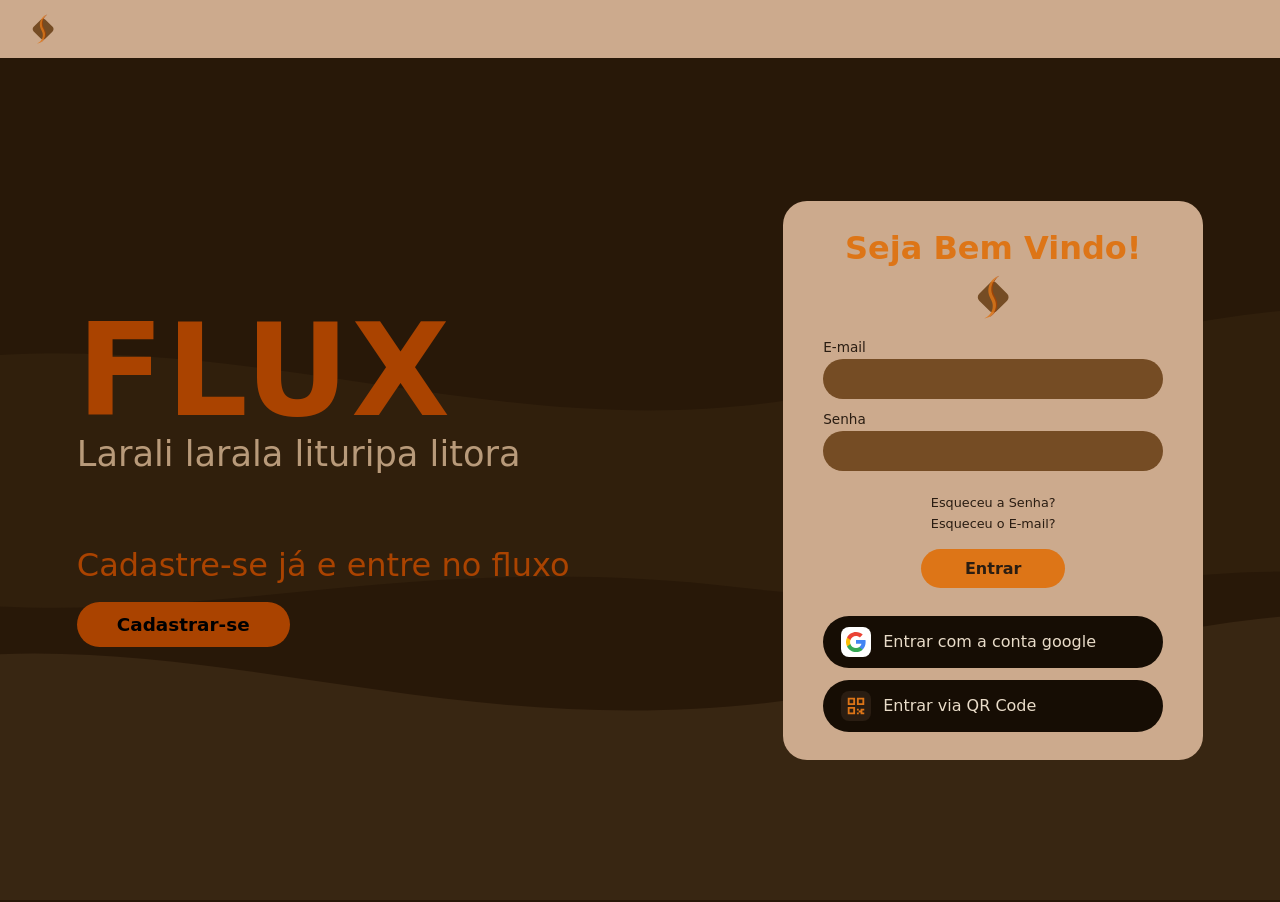
<file: index.html>
<!DOCTYPE html>
<html lang="pt-BR">
<head>
  <meta charset="UTF-8">
  <meta http-equiv="refresh" content="0; url=login.html">
  <title>Flux</title>
</head>
<body>
  <p>Redirecionando para <a href="login.html">login</a>...</p>
</body>
</html>
</file>
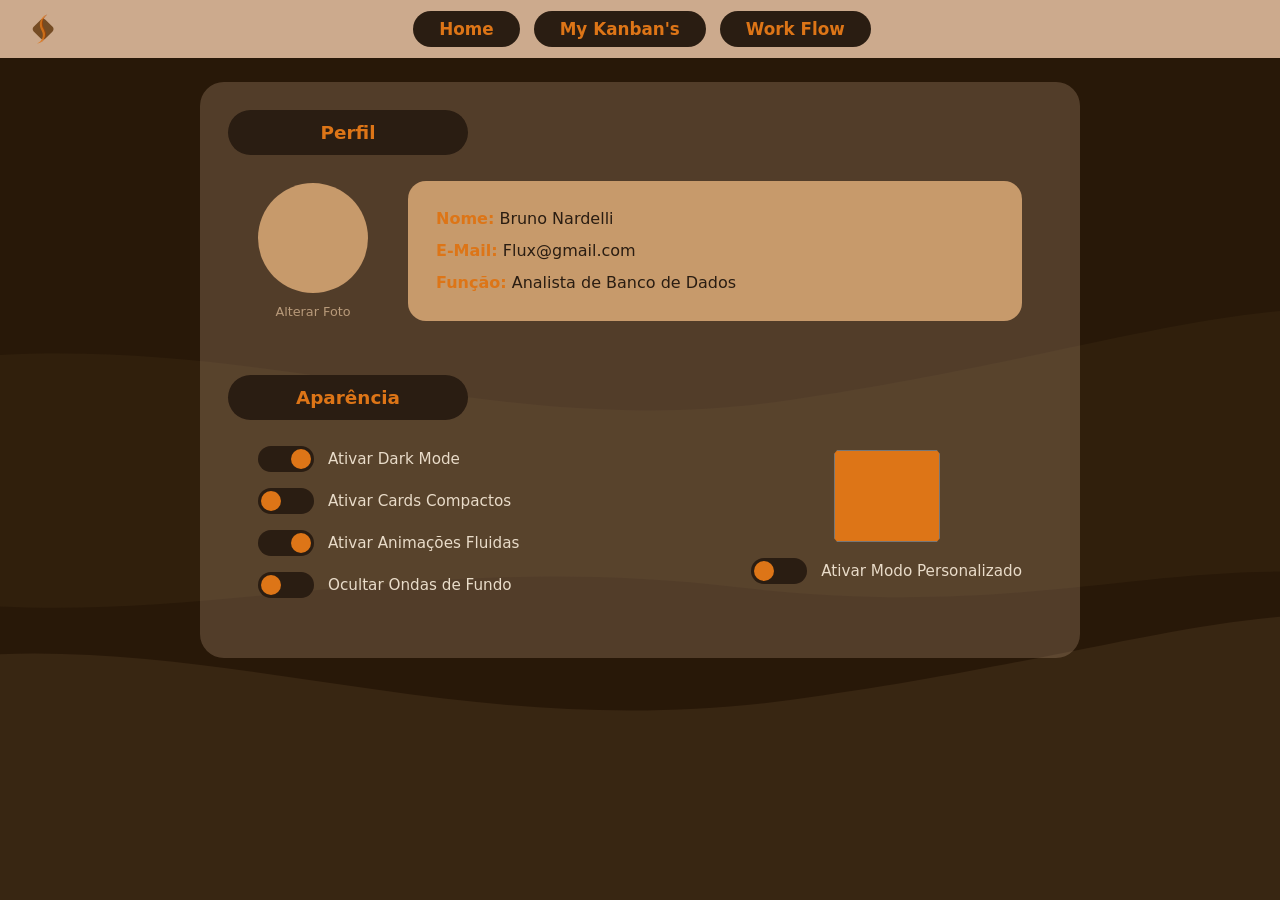
<file: config.html>
<!DOCTYPE html>
<html lang="pt-BR">
<head>
  <meta charset="UTF-8">
  <meta name="viewport" content="width=device-width, initial-scale=1.0">
  <title>Flux — Config</title>
  <link rel="icon" href="assets/logo.svg">
  <link rel="stylesheet" href="css/base.css">
  <link rel="stylesheet" href="css/config.css">
</head>
<body>
  <div class="waves" aria-hidden="true">
    <svg viewBox="0 0 1280 720" preserveAspectRatio="xMidYMid slice">
      <rect width="1280" height="720" fill="#281808"/>
      <path d="M0 300 C300 240 500 360 760 320 C1000 285 1120 230 1280 250 L1280 470 C1080 430 980 500 720 470 C420 435 260 520 0 470 Z" fill="#34230f" opacity="0.7"/>
      <path d="M0 540 C260 480 460 600 760 560 C1020 525 1140 470 1280 500 L1280 720 L0 720 Z" fill="#43301a" opacity="0.6"/>
    </svg>
  </div>

  <nav class="navbar">
    <img class="logo" src="assets/logo.svg" alt="Flux">
    <div class="nav-links">
      <a href="home.html">Home</a>
      <a href="kanban.html">My Kanban's</a>
      <a href="workflow.html">Work Flow</a>
    </div>
    <button class="hamburger" aria-label="Menu"><span></span><span></span><span></span></button>
  </nav>

  <main class="page center-wrap">
    <section class="panel config-panel">

      <span class="pill-title config-pill">Perfil</span>
      <div class="profile">
        <div class="avatar-block">
          <div class="avatar"></div>
          <span class="avatar-label">Alterar Foto</span>
        </div>
        <div class="profile-info">
          <p><strong>Nome:</strong> <span id="p-name"></span></p>
          <p><strong>E-Mail:</strong> <span id="p-email"></span></p>
          <p><strong>Função:</strong> <span id="p-role"></span></p>
        </div>
      </div>

      <span class="pill-title config-pill aparencia-pill">Aparência</span>
      <div class="appearance">
        <div class="toggle-list">
          <label class="toggle-row">
            <span class="switch"><input type="checkbox" id="t-dark" checked><span class="slider"></span></span>
            <span>Ativar Dark Mode</span>
          </label>
          <label class="toggle-row">
            <span class="switch"><input type="checkbox" id="t-compact"><span class="slider"></span></span>
            <span>Ativar Cards Compactos</span>
          </label>
          <label class="toggle-row">
            <span class="switch"><input type="checkbox" id="t-anim" checked><span class="slider"></span></span>
            <span>Ativar Animações Fluidas</span>
          </label>
          <label class="toggle-row">
            <span class="switch"><input type="checkbox" id="t-waves"><span class="slider"></span></span>
            <span>Ocultar Ondas de Fundo</span>
          </label>
        </div>

        <div class="custom-color">
          <input type="color" id="accent-picker" value="#dd7517">
          <label class="toggle-row centered">
            <span class="switch"><input type="checkbox" id="t-custom"><span class="slider"></span></span>
            <span>Ativar Modo Personalizado</span>
          </label>
        </div>
      </div>

    </section>
  </main>

  <script src="js/data.js"></script>
  <script src="js/store.js"></script>
  <script src="js/settings.js"></script>
  <script src="js/nav.js"></script>
  <script src="js/config.js"></script>
</body>
</html>
</file>
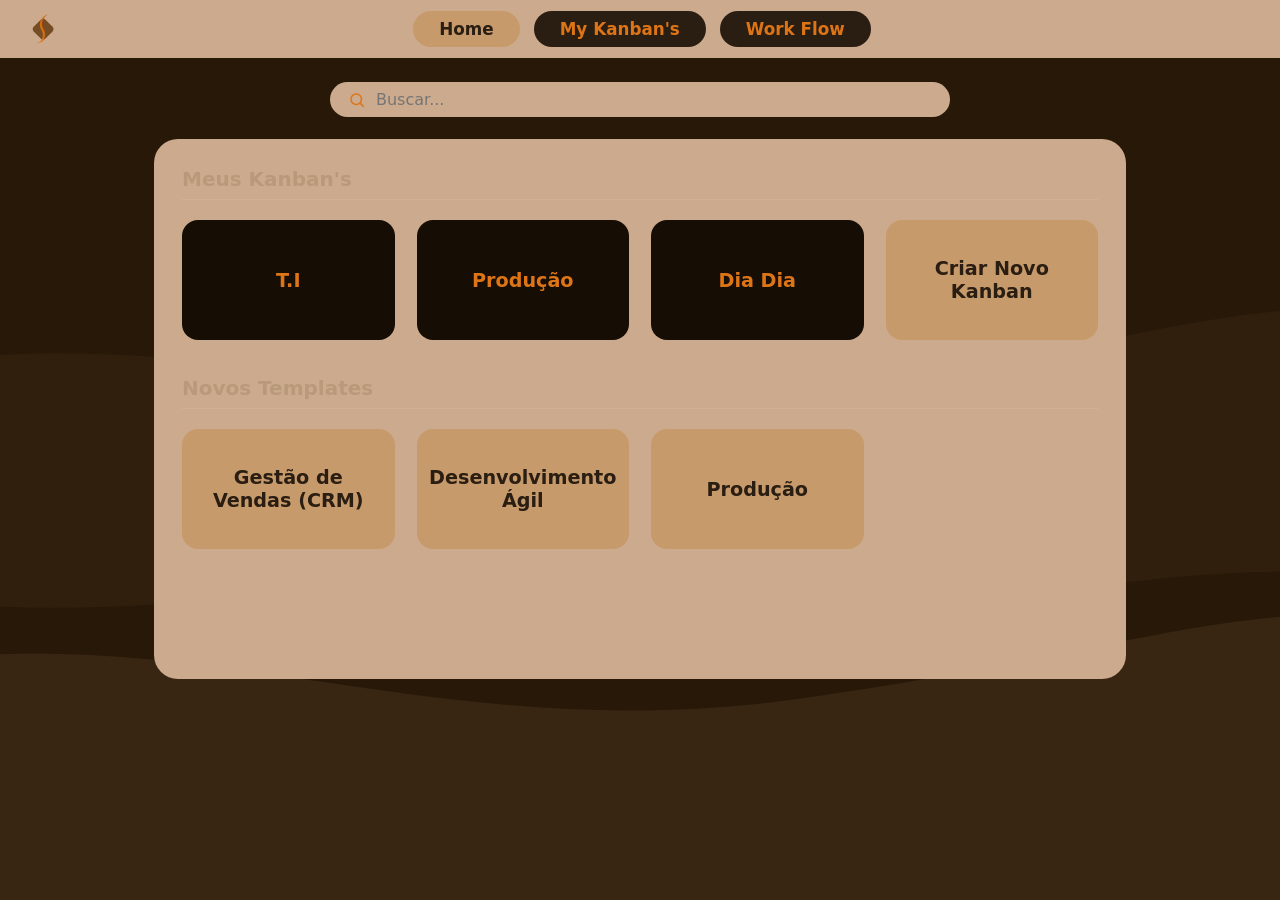
<file: home.html>
<!DOCTYPE html>
<html lang="pt-BR">
<head>
  <meta charset="UTF-8">
  <meta name="viewport" content="width=device-width, initial-scale=1.0">
  <title>Flux — Home</title>
  <link rel="icon" href="assets/logo.svg">
  <link rel="stylesheet" href="css/base.css">
  <link rel="stylesheet" href="css/home.css">
</head>
<body>
  <div class="waves" aria-hidden="true">
    <svg viewBox="0 0 1280 720" preserveAspectRatio="xMidYMid slice">
      <rect width="1280" height="720" fill="#281808"/>
      <path d="M0 300 C300 240 500 360 760 320 C1000 285 1120 230 1280 250 L1280 470 C1080 430 980 500 720 470 C420 435 260 520 0 470 Z" fill="#34230f" opacity="0.7"/>
      <path d="M0 540 C260 480 460 600 760 560 C1020 525 1140 470 1280 500 L1280 720 L0 720 Z" fill="#43301a" opacity="0.6"/>
    </svg>
  </div>

  <nav class="navbar">
    <img class="logo" src="assets/logo.svg" alt="Flux">
    <div class="nav-links">
      <a href="home.html">Home</a>
      <a href="kanban.html">My Kanban's</a>
      <a href="workflow.html">Work Flow</a>
    </div>
    <button class="hamburger" aria-label="Menu"><span></span><span></span><span></span></button>
  </nav>

  <main class="page center-wrap">
    <div class="search-bar">
      <span class="search-ico" aria-hidden="true">
        <svg viewBox="0 0 24 24" width="18" height="18" fill="none" stroke="#dd7517" stroke-width="2">
          <circle cx="11" cy="11" r="7"/><line x1="16.5" y1="16.5" x2="21" y2="21"/>
        </svg>
      </span>
      <input type="text" placeholder="Buscar...">
    </div>

    <section class="panel home-panel">
      <h2 class="section-title">Meus Kanban's</h2>
      <div class="card-grid" id="kanban-grid"></div>

      <h2 class="section-title templates-title">Novos Templates</h2>
      <div class="card-grid" id="template-grid"></div>
    </section>
  </main>

  <script src="js/data.js"></script>
  <script src="js/store.js"></script>
  <script src="js/settings.js"></script>
  <script src="js/nav.js"></script>
  <script src="js/home.js"></script>
</body>
</html>
</file>
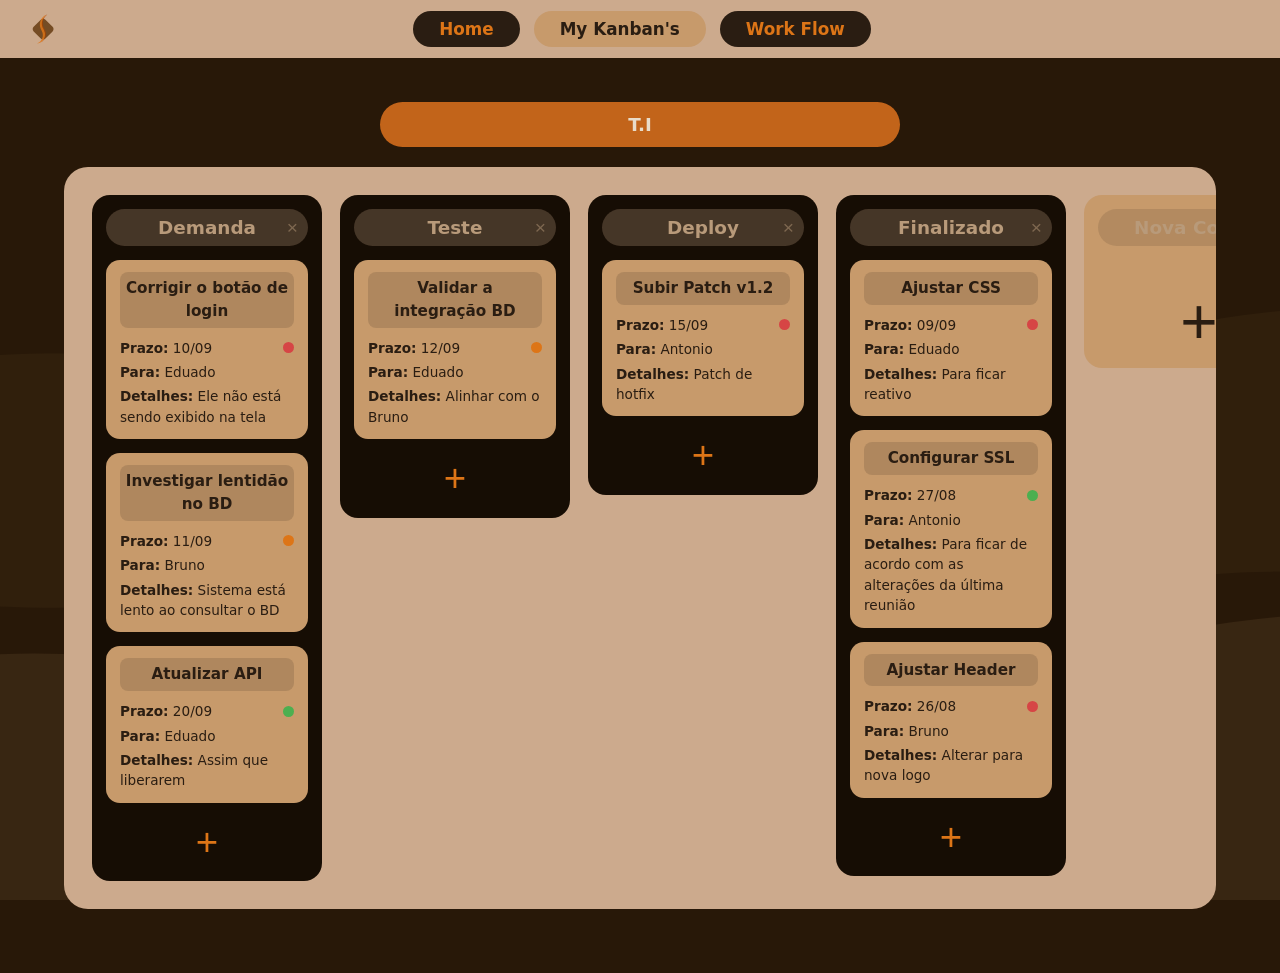
<file: kanban.html>
<!DOCTYPE html>
<html lang="pt-BR">
<head>
  <meta charset="UTF-8">
  <meta name="viewport" content="width=device-width, initial-scale=1.0">
  <title>Flux — My Kanban's</title>
  <link rel="icon" href="assets/logo.svg">
  <link rel="stylesheet" href="css/base.css">
  <link rel="stylesheet" href="css/kanban.css">
</head>
<body>
  <div class="waves" aria-hidden="true">
    <svg viewBox="0 0 1280 720" preserveAspectRatio="xMidYMid slice">
      <rect width="1280" height="720" fill="#281808"/>
      <path d="M0 300 C300 240 500 360 760 320 C1000 285 1120 230 1280 250 L1280 470 C1080 430 980 500 720 470 C420 435 260 520 0 470 Z" fill="#34230f" opacity="0.7"/>
      <path d="M0 540 C260 480 460 600 760 560 C1020 525 1140 470 1280 500 L1280 720 L0 720 Z" fill="#43301a" opacity="0.6"/>
    </svg>
  </div>

  <nav class="navbar">
    <img class="logo" src="assets/logo.svg" alt="Flux">
    <div class="nav-links">
      <a href="home.html">Home</a>
      <a href="kanban.html">My Kanban's</a>
      <a href="workflow.html">Work Flow</a>
    </div>
    <button class="hamburger" aria-label="Menu"><span></span><span></span><span></span></button>
  </nav>

  <main class="page">
    <span class="pill-title" id="board-name"></span>
    <section class="panel board" id="board"></section>
  </main>

  <script src="js/data.js"></script>
  <script src="js/store.js"></script>
  <script src="js/settings.js"></script>
  <script src="js/nav.js"></script>
  <script src="js/kanban.js"></script>
</body>
</html>
</file>
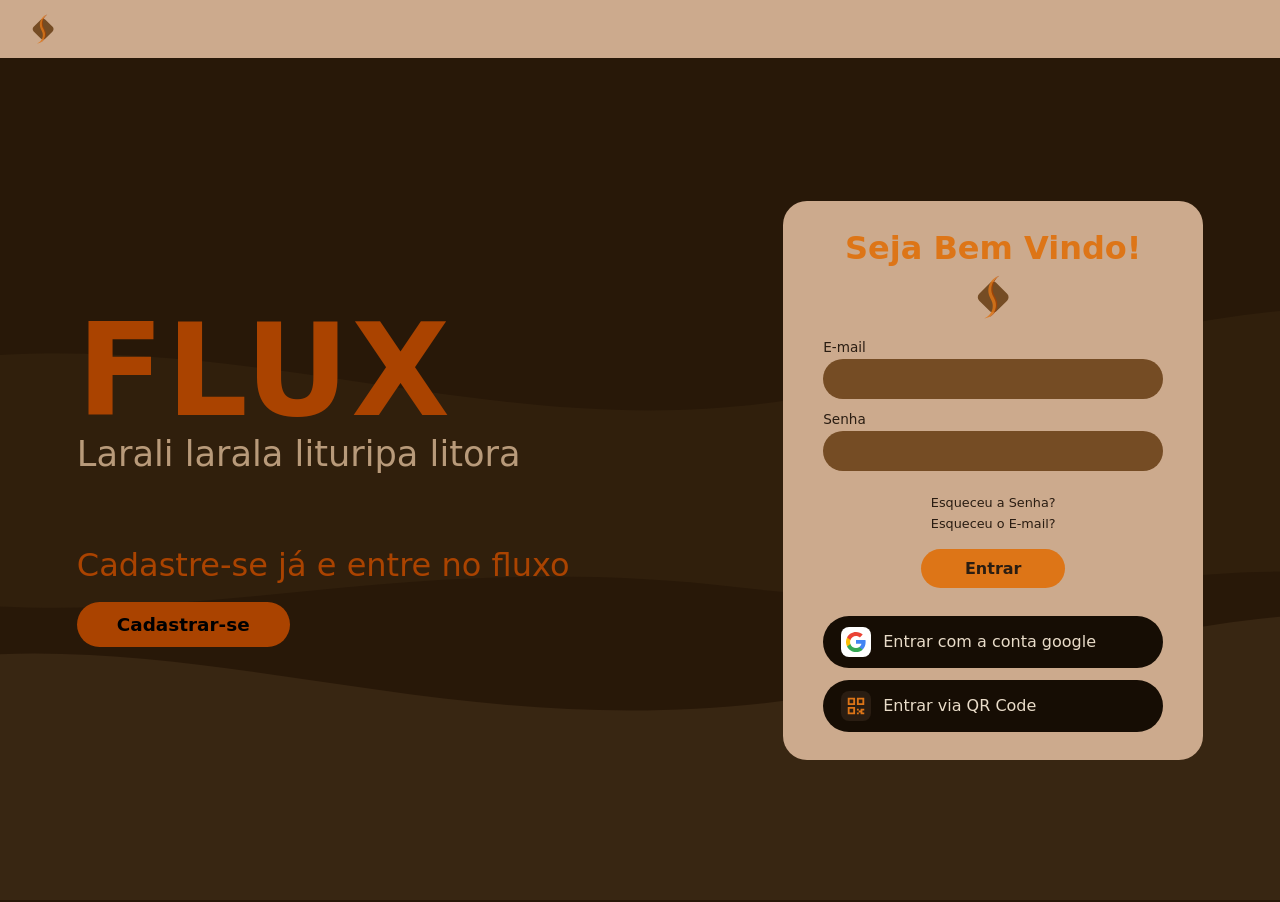
<file: login.html>
<!DOCTYPE html>
<html lang="pt-BR">
<head>
  <meta charset="UTF-8">
  <meta name="viewport" content="width=device-width, initial-scale=1.0">
  <title>Flux — Login</title>
  <link rel="icon" href="assets/logo.svg">
  <link rel="stylesheet" href="css/base.css">
  <link rel="stylesheet" href="css/login.css">
</head>
<body>
  <div class="waves" aria-hidden="true">
    <svg viewBox="0 0 1280 720" preserveAspectRatio="xMidYMid slice">
      <rect width="1280" height="720" fill="#281808"/>
      <path d="M0 300 C300 240 500 360 760 320 C1000 285 1120 230 1280 250 L1280 470 C1080 430 980 500 720 470 C420 435 260 520 0 470 Z" fill="#34230f" opacity="0.7"/>
      <path d="M0 540 C260 480 460 600 760 560 C1020 525 1140 470 1280 500 L1280 720 L0 720 Z" fill="#43301a" opacity="0.6"/>
    </svg>
  </div>

  <nav class="navbar">
    <img class="logo" src="assets/logo.svg" alt="Flux">
    <span class="nav-spacer"></span>
  </nav>

  <main class="login-layout">
    <section class="brand">
      <h1 class="brand-title">FLUX</h1>
      <p class="brand-sub">Larali larala lituripa litora</p>

      <div class="brand-cta">
        <p>Cadastre-se já e entre no fluxo</p>
        <button class="btn btn-cadastrar" type="button">Cadastrar-se</button>
      </div>
    </section>

    <section class="login-card">
      <h2>Seja Bem Vindo!</h2>
      <img class="card-logo" src="assets/logo.svg" alt="">

      <form onsubmit="event.preventDefault(); window.location.href='home.html';">
        <label for="email">E-mail</label>
        <input id="email" type="email" autocomplete="off">

        <label for="senha">Senha</label>
        <input id="senha" type="password" autocomplete="off">

        <div class="forgot">
          <a href="#">Esqueceu a Senha?</a>
          <a href="#">Esqueceu o E-mail?</a>
        </div>

        <button class="btn btn-primary entrar" type="submit">Entrar</button>
      </form>

      <button class="social-btn" type="button" onclick="window.location.href='home.html'">
        <span class="ico" aria-hidden="true">
          <svg viewBox="0 0 48 48" width="22" height="22">
            <path fill="#4285F4" d="M45 24c0-1.5-.1-3-.4-4.4H24v8.4h11.8c-.5 2.8-2 5.1-4.4 6.7v5.6h7.1C42.7 36.5 45 30.8 45 24z"/>
            <path fill="#34A853" d="M24 46c5.9 0 10.9-2 14.5-5.3l-7.1-5.6c-2 1.3-4.5 2.1-7.4 2.1-5.7 0-10.5-3.8-12.2-9H4.5v5.7C8.1 41.1 15.4 46 24 46z"/>
            <path fill="#FBBC05" d="M11.8 28.2c-.4-1.3-.7-2.7-.7-4.2s.3-2.9.7-4.2v-5.7H4.5C3 17.1 2.1 20.4 2.1 24s.9 6.9 2.4 9.9l7.3-5.7z"/>
            <path fill="#EA4335" d="M24 10.7c3.2 0 6.1 1.1 8.4 3.3l6.3-6.3C34.9 4.1 29.9 2 24 2 15.4 2 8.1 6.9 4.5 14.1l7.3 5.7c1.7-5.2 6.5-9.1 12.2-9.1z"/>
          </svg>
        </span>
        Entrar com a conta google
      </button>

      <button class="social-btn" type="button" onclick="window.location.href='home.html'">
        <span class="ico qr" aria-hidden="true">
          <svg viewBox="0 0 24 24" width="22" height="22" fill="#dd7517">
            <path d="M3 3h8v8H3V3zm2 2v4h4V5H5zm8-2h8v8h-8V3zm2 2v4h4V5h-4zM3 13h8v8H3v-8zm2 2v4h4v-4H5zm8 0h2v2h-2v-2zm4 0h4v2h-2v2h2v2h-4v-2h-2v-2h2v-2zm-4 4h2v2h-2v-2z"/>
          </svg>
        </span>
        Entrar via QR Code
      </button>
    </section>
  </main>

  <script src="js/data.js"></script>
  <script src="js/store.js"></script>
  <script src="js/settings.js"></script>
  <script src="js/nav.js"></script>
</body>
</html>
</file>
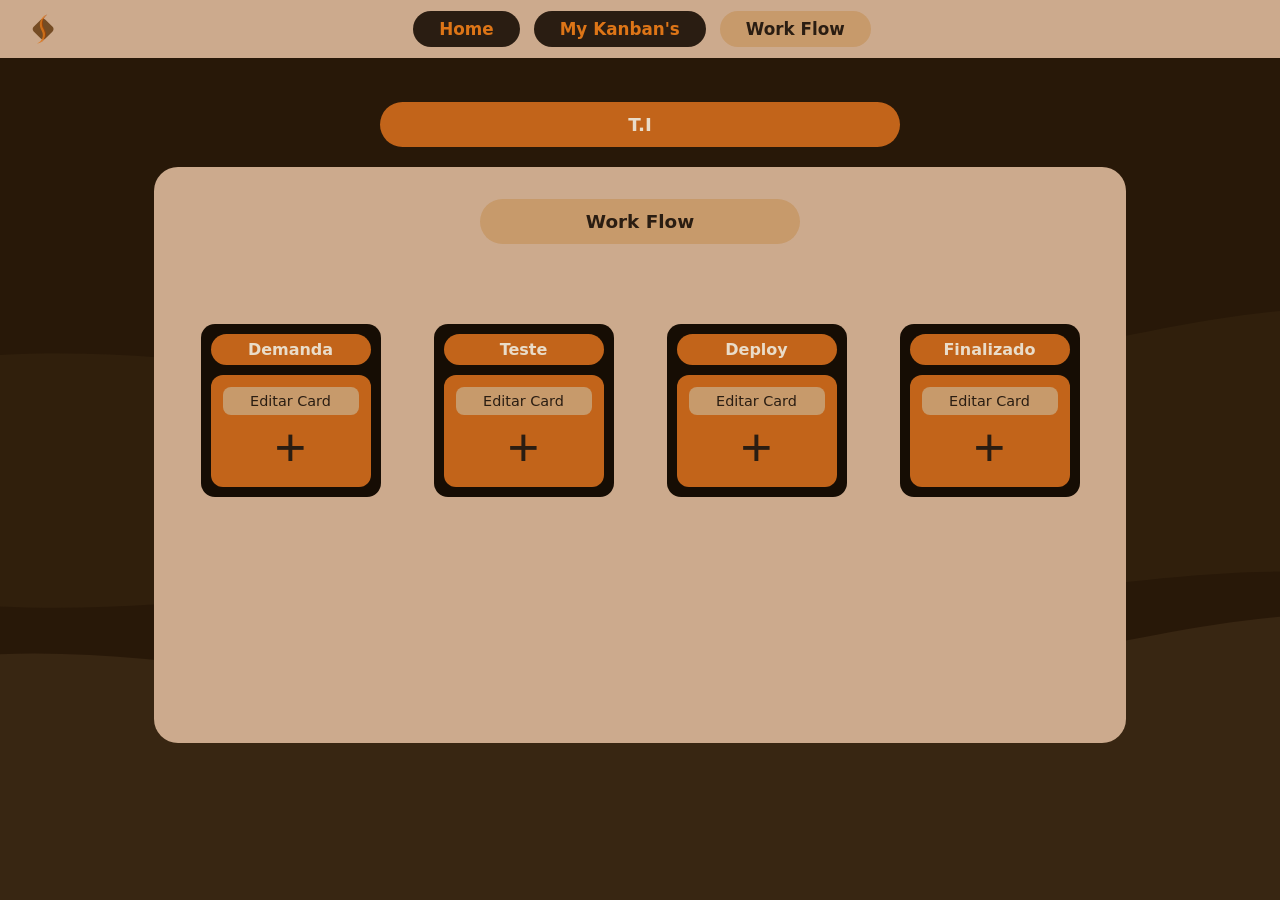
<file: workflow.html>
<!DOCTYPE html>
<html lang="pt-BR">
<head>
  <meta charset="UTF-8">
  <meta name="viewport" content="width=device-width, initial-scale=1.0">
  <title>Flux — Work Flow</title>
  <link rel="icon" href="assets/logo.svg">
  <link rel="stylesheet" href="css/base.css">
  <link rel="stylesheet" href="css/workflow.css">
</head>
<body>
  <div class="waves" aria-hidden="true">
    <svg viewBox="0 0 1280 720" preserveAspectRatio="xMidYMid slice">
      <rect width="1280" height="720" fill="#281808"/>
      <path d="M0 300 C300 240 500 360 760 320 C1000 285 1120 230 1280 250 L1280 470 C1080 430 980 500 720 470 C420 435 260 520 0 470 Z" fill="#34230f" opacity="0.7"/>
      <path d="M0 540 C260 480 460 600 760 560 C1020 525 1140 470 1280 500 L1280 720 L0 720 Z" fill="#43301a" opacity="0.6"/>
    </svg>
  </div>

  <nav class="navbar">
    <img class="logo" src="assets/logo.svg" alt="Flux">
    <div class="nav-links">
      <a href="home.html">Home</a>
      <a href="kanban.html">My Kanban's</a>
      <a href="workflow.html">Work Flow</a>
    </div>
    <button class="hamburger" aria-label="Menu"><span></span><span></span><span></span></button>
  </nav>

  <main class="page center-wrap">
    <span class="pill-title" id="board-name"></span>
    <section class="panel flow-panel">
      <span class="pill-title flow-heading">Work Flow</span>
      <div class="flow-stage-wrap">
        <svg class="flow-connectors" id="connectors" preserveAspectRatio="none" aria-hidden="true"></svg>
        <div class="flow-nodes" id="flow-nodes"></div>
      </div>
    </section>
  </main>

  <script src="js/data.js"></script>
  <script src="js/store.js"></script>
  <script src="js/settings.js"></script>
  <script src="js/nav.js"></script>
  <script src="js/workflow.js"></script>
</body>
</html>
</file>
<file: css/base.css>
/* Flux — base theme shared across all screens */

:root {
  /* Paleta oficial (designer) */
  --header:           #ccaa8d;
  --background:       #281808;
  --detail-bg:        #754c24;
  --orange-primary:   #dd7517;
  --orange-secondary: #aa4300;

  /* Aliases semânticos derivados da paleta */
  --bg-dark:        var(--background);            /* fundo das páginas */
  --bg-darker:      #160d04;                      /* cards/colunas escuros */
  --navbar:         var(--header);
  --login:          var(--header);
  --surface:        rgba(204, 170, 141, 0.18);    /* painel translúcido (tom header) */
  --surface-2:      rgba(204, 170, 141, 0.26);
  --surface-solid:  #c79a6b;                      /* cards laranja/tan */
  --accent:         var(--orange-primary);
  --accent-soft:    #c2641a;                      /* variação suave do laranja primário */
  --pill-dark:      #2a1d12;
  --text:           #e9dcc9;
  --text-muted:     #b89a7a;
  --status-red:     #d64545;
  --status-orange:  var(--orange-primary);
  --status-green:   #4caf50;
  --radius-pill:    999px;
  --radius-card:    24px;
  --font: "Segoe UI", "Trebuchet MS", system-ui, sans-serif;
}

* { box-sizing: border-box; margin: 0; padding: 0; }

html, body { height: 100%; }

body {
  font-family: var(--font);
  color: var(--text);
  background-color: var(--bg-dark);
  min-height: 100vh;
  position: relative;
  overflow-x: hidden;
}

/* Soft background waves */
.waves {
  position: fixed;
  inset: 0;
  z-index: -1;
  pointer-events: none;
  background-color: var(--bg-dark);
}
.waves svg { width: 100%; height: 100%; display: block; }

/* ---------- Navbar ---------- */
.navbar {
  display: flex;
  align-items: center;
  background: var(--navbar);
  padding: 10px 24px;
  gap: 16px;
  min-height: 56px;
}
.navbar .logo { width: 38px; height: 38px; flex: 0 0 auto; }
.navbar .nav-spacer { flex: 1; }

.nav-links {
  display: flex;
  gap: 14px;
  margin: 0 auto;
}
.nav-links a {
  display: inline-block;
  text-decoration: none;
  background: var(--pill-dark);
  color: var(--accent);
  font-size: 1.05rem;
  font-weight: 600;
  padding: 8px 26px;
  border-radius: var(--radius-pill);
  transition: background .2s, color .2s;
}
.nav-links a:hover { background: #3a2a1a; }
.nav-links a.active {
  background: var(--surface-solid);
  color: var(--pill-dark);
}
/* In custom mode the active link text follows the chosen accent. */
body.custom-accent .nav-links a.active { color: var(--accent); }

.hamburger {
  width: 34px; height: 26px;
  display: flex; flex-direction: column; justify-content: space-between;
  background: none; border: none; cursor: pointer; padding: 4px 0;
}
.hamburger span {
  display: block; height: 4px; border-radius: 2px;
  background: var(--pill-dark);
  transition: background .2s;
}
.hamburger.active span { background: var(--accent); }

/* ---------- Buttons & pills ---------- */
.btn {
  border: none; cursor: pointer; font-family: var(--font);
  border-radius: var(--radius-pill);
  font-size: 1rem; font-weight: 600;
  padding: 10px 28px;
  transition: filter .2s, transform .05s;
}
.btn:active { transform: translateY(1px); }
.btn-primary { background: var(--accent); color: #2a1d12; }
.btn-primary:hover { filter: brightness(1.08); }
.btn-ghost {
  background: transparent; color: var(--accent);
  border: 2px solid var(--accent);
}
.btn-ghost:hover { background: rgba(221,117,23,.12); }

.pill-title {
  display: block;
  text-align: center;
  background: var(--accent-soft);
  color: var(--text);
  font-size: 1.15rem;
  font-weight: 600;
  padding: 12px;
  border-radius: var(--radius-pill);
  max-width: 520px;
  margin: 20px auto;
}

/* ---------- Cards / panels ---------- */
.panel {
  background: var(--header);
  border-radius: var(--radius-card);
  padding: 28px;
}

.section-title {
  color: var(--text-muted);
  font-size: 1.25rem;
  font-weight: 600;
  padding-bottom: 8px;
  border-bottom: 1px solid rgba(255,255,255,.08);
  margin-bottom: 20px;
}

/* ---------- Layout helpers ---------- */
.page { padding: 24px clamp(16px, 5vw, 64px) 64px; }
.center-wrap { max-width: 1100px; margin: 0 auto; }

/* ---------- Appearance modes (driven by Config, persisted) ---------- */
body.no-anim * { transition: none !important; }
body.hide-waves .waves { display: none; }
</file>
<file: css/config.css>
/* Flux — config screen */

.config-panel {
  background: var(--surface-2);
  min-height: 64vh;
  max-width: 880px;
  margin: 0 auto;
}
.config-pill {
  background: var(--pill-dark);
  color: var(--accent);
  max-width: 240px;
  margin: 0 0 26px;
}
.aparencia-pill { margin-top: 44px; }

/* ----- Profile ----- */
.profile {
  display: flex;
  gap: 40px;
  align-items: center;
  flex-wrap: wrap;
  padding: 0 30px 10px;
}
.avatar-block { text-align: center; }
.avatar {
  width: 110px; height: 110px;
  border-radius: 50%;
  background: var(--surface-solid);
  margin: 0 auto 8px;
  cursor: pointer;
}
.avatar-label {
  font-size: .8rem;
  color: var(--text-muted);
  cursor: pointer;
  user-select: none;
}

.profile-info {
  background: var(--surface-solid);
  color: var(--pill-dark);
  border-radius: 18px;
  padding: 22px 28px;
  flex: 1 1 320px;
  line-height: 2;
}
.profile-info strong { color: var(--accent); }

/* ----- Appearance ----- */
.appearance {
  display: flex;
  justify-content: space-between;
  gap: 40px;
  flex-wrap: wrap;
  padding: 0 30px;
}
.toggle-list { display: flex; flex-direction: column; gap: 16px; }
.toggle-row {
  display: flex;
  align-items: center;
  gap: 14px;
  font-size: .95rem;
  cursor: pointer;
}
.toggle-row.centered { justify-content: center; margin-top: 12px; }

/* Switch */
.switch { position: relative; display: inline-block; width: 56px; height: 26px; }
.switch input { opacity: 0; width: 0; height: 0; }
.slider {
  position: absolute; inset: 0;
  background: var(--pill-dark);
  border-radius: var(--radius-pill);
  transition: background .2s;
}
.slider::before {
  content: "";
  position: absolute;
  height: 20px; width: 20px;
  left: 3px; top: 3px;
  background: var(--accent);
  border-radius: 50%;
  transition: transform .2s;
}
.switch input:checked + .slider::before { transform: translateX(30px); }

/* ----- Custom colour ----- */
.custom-color { text-align: center; }
#accent-picker {
  width: 110px; height: 100px;
  border: none;
  border-radius: 16px;
  background: none;
  cursor: pointer;
}

/* Compact mode — local effect on the profile block (global rules live in base.css) */
body.compact .profile-info { line-height: 1.4; padding: 12px 18px; }
</file>
<file: css/home.css>
/* Flux — home screen */

.search-bar {
  display: flex;
  align-items: center;
  gap: 10px;
  background: var(--header);
  border-radius: var(--radius-pill);
  padding: 8px 18px;
  max-width: 620px;
  margin: 0 auto 22px;
}
.search-bar .search-ico { display: inline-flex; }
.search-bar input {
  flex: 1;
  background: none;
  border: none;
  outline: none;
  color: var(--text);
  font-size: 1rem;
  font-family: var(--font);
}

.home-panel { min-height: 60vh; }
.templates-title { margin-top: 36px; }

.card-grid {
  display: grid;
  grid-template-columns: repeat(auto-fill, minmax(180px, 1fr));
  gap: 22px;
}

.board-card {
  position: relative;
  display: flex;
  align-items: center;
  justify-content: center;
  text-align: center;
  min-height: 120px;
  padding: 18px;
  border-radius: 16px;
  font-size: 1.2rem;
  font-weight: 600;
  text-decoration: none;
  border: none;
  cursor: pointer;
  font-family: var(--font);
  /* default: dark kanban card */
  background: var(--bg-darker);
  color: var(--accent);
  transition: transform .12s, filter .2s;
}
.board-card:hover { transform: translateY(-3px); filter: brightness(1.12); }

.create-card,
.template-card {
  background: var(--surface-solid);
  color: var(--pill-dark);
}

.card-delete {
  position: absolute;
  top: 8px;
  right: 10px;
  background: none;
  border: none;
  color: var(--accent);
  font-size: 1.3rem;
  line-height: 1;
  cursor: pointer;
  opacity: 0;
  transition: opacity .15s;
}
.board-card:hover .card-delete { opacity: .7; }
.card-delete:hover { opacity: 1; color: var(--status-red); }
</file>
<file: css/kanban.css>
/* Flux — kanban board screen */

.board {
  display: flex;
  gap: 18px;
  align-items: flex-start;
  overflow-x: auto;
}

.column {
  flex: 0 0 230px;
  background: var(--bg-darker);
  border-radius: 18px;
  padding: 14px;
  display: flex;
  flex-direction: column;
  gap: 14px;
}

.column-header {
  display: flex;
  align-items: center;
  justify-content: center;
  gap: 6px;
  position: relative;
  background: var(--surface-2);
  color: var(--text-muted);
  font-size: 1.15rem;
  font-weight: 600;
  padding: 8px;
  border-radius: var(--radius-pill);
}
.column-name { outline: none; padding: 0 4px; border-radius: 6px; }
.column-name:focus { background: rgba(221,117,23,.18); }
.column-delete {
  position: absolute;
  right: 10px;
  background: none;
  border: none;
  color: var(--text-muted);
  font-size: 1.2rem;
  line-height: 1;
  cursor: pointer;
  opacity: .5;
}
.column-delete:hover { opacity: 1; color: var(--accent); }

.card-list {
  display: flex;
  flex-direction: column;
  gap: 14px;
  min-height: 48px;
  border-radius: 12px;
  transition: background .15s, box-shadow .15s;
}
.card-list.drag-over {
  background: rgba(221,117,23,.12);
  box-shadow: inset 0 0 0 2px rgba(221,117,23,.5);
}

.task-card {
  position: relative;
  background: var(--surface-solid);
  border-radius: 14px;
  padding: 12px 14px;
  color: var(--pill-dark);
  font-size: .85rem;
  line-height: 1.5;
}
.task-delete {
  position: absolute;
  top: 6px;
  right: 8px;
  background: none;
  border: none;
  color: var(--pill-dark);
  font-size: 1rem;
  line-height: 1;
  cursor: pointer;
  opacity: 0;
  transition: opacity .15s;
}
.task-card:hover .task-delete { opacity: .6; }
.task-delete:hover { opacity: 1; color: var(--status-red); }

.task-card.dragging { opacity: .5; }
.drag-handle {
  position: absolute;
  top: 6px;
  left: 8px;
  color: var(--pill-dark);
  font-size: 1rem;
  line-height: 1;
  cursor: grab;
  opacity: 0;
  transition: opacity .15s;
  user-select: none;
}
.task-card:hover .drag-handle { opacity: .5; }
.drag-handle:hover { opacity: 1; color: var(--accent); }
.drag-handle:active { cursor: grabbing; }

/* Inline-editable fields */
.editable { outline: none; border-radius: 6px; }
.editable:focus { background: rgba(0,0,0,.10); box-shadow: 0 0 0 2px rgba(221,117,23,.4); }
.dot { cursor: pointer; }
.task-title {
  text-align: center;
  font-weight: 600;
  font-size: .95rem;
  background: rgba(0,0,0,.12);
  border-radius: 8px;
  padding: 5px;
  margin-bottom: 10px;
}
.task-row {
  display: flex;
  align-items: center;
  justify-content: space-between;
  gap: 8px;
}
.task-detalhes { margin-top: 4px; }
.task-para { margin-top: 4px; }
.task-detalhes strong, .task-para strong, .task-row strong { color: var(--pill-dark); }

.dot {
  width: 11px; height: 11px; border-radius: 50%;
  flex: 0 0 auto;
}
.dot-red { background: var(--status-red); }
.dot-orange { background: var(--status-orange); }
.dot-green { background: var(--status-green); }

.add-card {
  background: none;
  border: none;
  color: var(--accent);
  font-size: 2.4rem;
  line-height: 1;
  cursor: pointer;
  align-self: center;
  padding: 6px 16px;
}
.add-card:hover { filter: brightness(1.2); }

/* Orange "Novo Card" column */
.new-column {
  background: var(--surface-solid);
  align-items: center;
  justify-content: flex-start;
}
.new-header { background: rgba(0,0,0,.10); color: var(--text-muted); width: 100%; }
.new-plus {
  background: none; border: none; cursor: pointer;
  color: var(--pill-dark);
  font-size: 4rem;
  line-height: 1;
  margin-top: 30px;
}
.new-plus:hover { filter: brightness(1.3); }

/* ---------- Compact mode (Config toggle, persisted) ---------- */
body.compact .column { gap: 8px; }
body.compact .card-list { gap: 8px; }
body.compact .task-card { padding: 7px 9px; font-size: .78rem; line-height: 1.35; }
body.compact .task-title { font-size: .85rem; padding: 3px; margin-bottom: 6px; }
body.compact .task-detalhes, body.compact .task-para { margin-top: 2px; }
</file>
<file: css/login.css>
/* Flux — login screen */

.login-layout {
  display: flex;
  align-items: center;
  justify-content: space-between;
  gap: 40px;
  padding: clamp(16px, 3vh, 36px) clamp(24px, 6vw, 90px);
  min-height: calc(100vh - 56px);
  flex-wrap: wrap;
}

/* ----- Branding column ----- */
.brand { flex: 1 1 380px; max-width: 560px; }
.brand-title {
  color: var(--orange-secondary);
  font-size: clamp(4rem, 11vw, 8rem);
  font-weight: 800;
  letter-spacing: 2px;
  line-height: .9;
}
.brand-sub {
  color: var(--text-muted);
  font-size: clamp(1.4rem, 3vw, 2.2rem);
  margin-top: 4px;
}
.brand-cta { margin-top: clamp(32px, 8vh, 80px); }
.brand-cta p {
  color: var(--orange-secondary);
  font-size: clamp(1.4rem, 3vw, 2rem);
  margin-bottom: 18px;
}
.brand-cta .btn { font-size: 1.15rem; padding: 12px 40px; }
.brand-cta .btn-cadastrar {
  background: var(--orange-secondary);
  color: #000;
}
.brand-cta .btn-cadastrar:hover { filter: brightness(1.1); }

/* ----- Login card ----- */
.login-card {
  flex: 0 1 420px;
  background: var(--login);
  border-radius: var(--radius-card);
  padding: 28px 40px;
  display: flex;
  flex-direction: column;
  align-items: center;
}
.login-card form {
  width: 100%;
  display: flex;
  flex-direction: column;
}
.login-card h2 {
  color: var(--accent);
  text-align: center;
  font-size: 2rem;
}
.card-logo { width: 56px; height: 56px; margin: 2px auto 14px; }

.login-card label {
  font-size: .85rem;
  color: var(--pill-dark);
  margin-bottom: 4px;
}
.login-card input {
  background: var(--detail-bg);
  border: none;
  border-radius: var(--radius-pill);
  padding: 11px 18px;
  margin-bottom: 12px;
  font-size: 1rem;
  color: var(--pill-dark);
  outline: none;
}
.login-card input:focus { box-shadow: 0 0 0 2px var(--accent); }

.forgot { text-align: center; margin: 6px 0 12px; }
.forgot a {
  display: block;
  color: var(--pill-dark);
  font-size: .8rem;
  margin: 6px 0 6px;
  text-decoration: none;
}
.forgot a:hover { color: var(--accent); }

.entrar { align-self: center; padding: 10px 44px; margin-bottom: 16px; }

.social-btn {
  width: 100%;
  display: flex;
  align-items: center;
  gap: 12px;
  background: var(--bg-darker);
  color: var(--text);
  border: none;
  border-radius: var(--radius-pill);
  padding: 11px 18px;
  margin-top: 12px;
  font-size: 1rem;
  font-family: var(--font);
  cursor: pointer;
}
.social-btn:hover { filter: brightness(1.25); }
.social-btn .ico {
  background: #fff;
  border-radius: 8px;
  padding: 4px;
  display: inline-flex;
}
.social-btn .ico.qr { background: var(--pill-dark); }
</file>
<file: css/workflow.css>
/* Flux — workflow screen */

.flow-panel {
  background: var(--header);
  min-height: 64vh;
}
.flow-heading {
  background: var(--surface-solid);
  color: var(--pill-dark);
  max-width: 320px;
  margin: 4px auto 40px;
}

.flow-stage-wrap { position: relative; padding-top: 40px; }

/* Curved connectors layer sitting above the node row. */
.flow-connectors {
  position: absolute;
  top: 0;
  left: 0;
  width: 100%;
  height: 44px;
}
.connector-path {
  fill: none;
  stroke: #000;
  stroke-width: 2;
  opacity: 0;
  transition: opacity .15s;
  vector-effect: non-scaling-stroke;
}
/* Shown only while the adjacent card is hovered (toggled from JS). */
.connector-path.active { opacity: 1; }

.flow-nodes {
  display: flex;
  justify-content: space-around;
  gap: 16px;
  /* Columns always stay on one row; the board scrolls horizontally instead. */
  overflow-x: auto;
}

.flow-node {
  position: relative;
  flex: 0 0 180px;
  background: var(--bg-darker);
  border-radius: 14px;
  padding: 10px;
}
.flow-node-header {
  text-align: center;
  background: var(--accent-soft);
  color: var(--text);
  font-weight: 600;
  border-radius: var(--radius-pill);
  padding: 6px;
  margin-bottom: 10px;
  transition: background .15s;
}
/* Only the header reacts to hover: darker brown when the column is hovered. */
.flow-node:hover .flow-node-header { background: var(--bg-darker); }

/* Flow-direction hints in the gap between columns, over the connector line.
   Revealed only while hovering the column; purely visual (no action). */
.flow-arrow {
  position: absolute;
  top: -26px;
  color: #000;
  font-size: 1.6rem;
  line-height: 1;
  opacity: 0;
  pointer-events: none;
  transition: opacity .15s;
}
.flow-arrow-prev { left: -22px; }
.flow-arrow-next { right: -22px; }
/* Revealed only while the card (flow-node-body) is hovered (class set in JS). */
.flow-node.is-active .flow-arrow { opacity: 1; }
.flow-node-body {
  background: var(--accent-soft);
  border-radius: 12px;
  padding: 12px;
  display: flex;
  flex-direction: column;
  align-items: center;
  gap: 6px;
}
.edit-card {
  align-self: stretch;
  background: var(--surface-solid);
  color: var(--pill-dark);
  border: none;
  border-radius: 8px;
  padding: 6px;
  font-family: var(--font);
  font-size: .9rem;
  cursor: default;
}
.flow-plus {
  background: none;
  border: none;
  color: var(--pill-dark);
  font-size: 3.4rem;
  line-height: 1;
  cursor: default;
}
</file>
